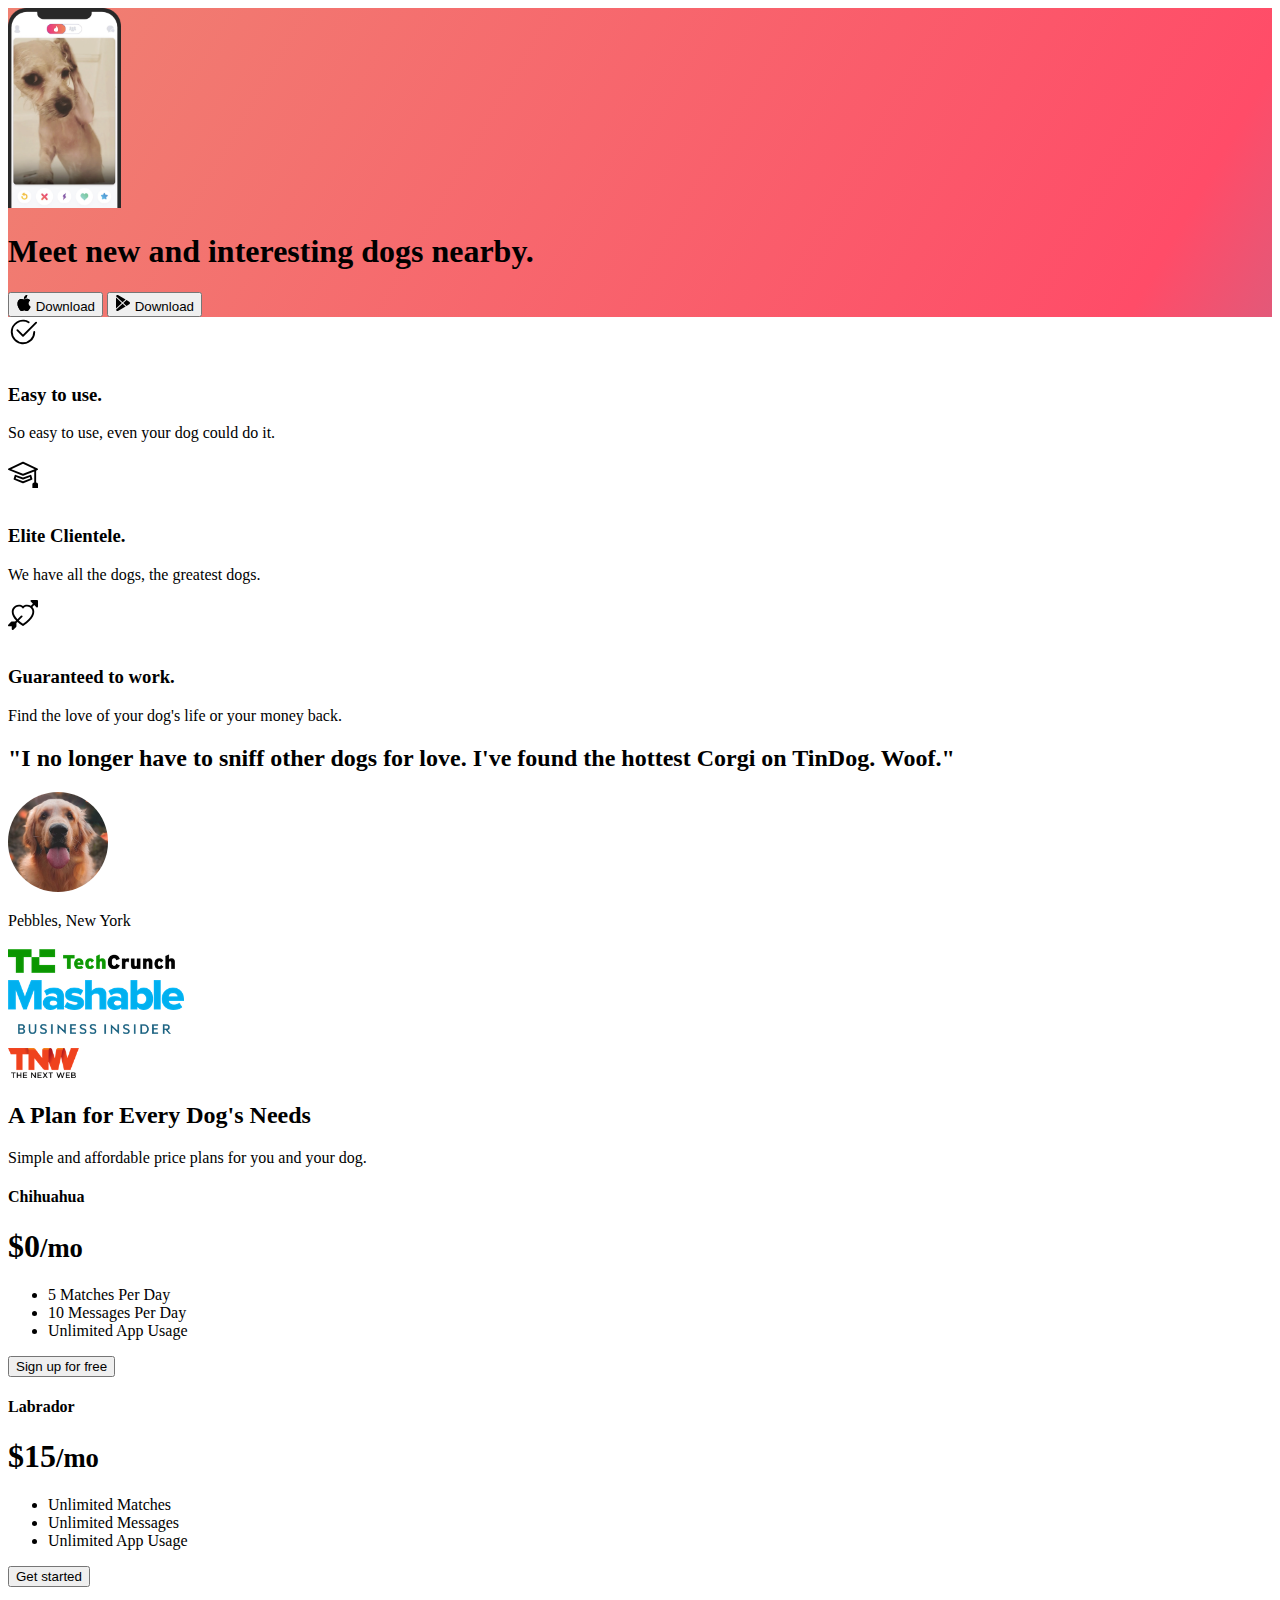
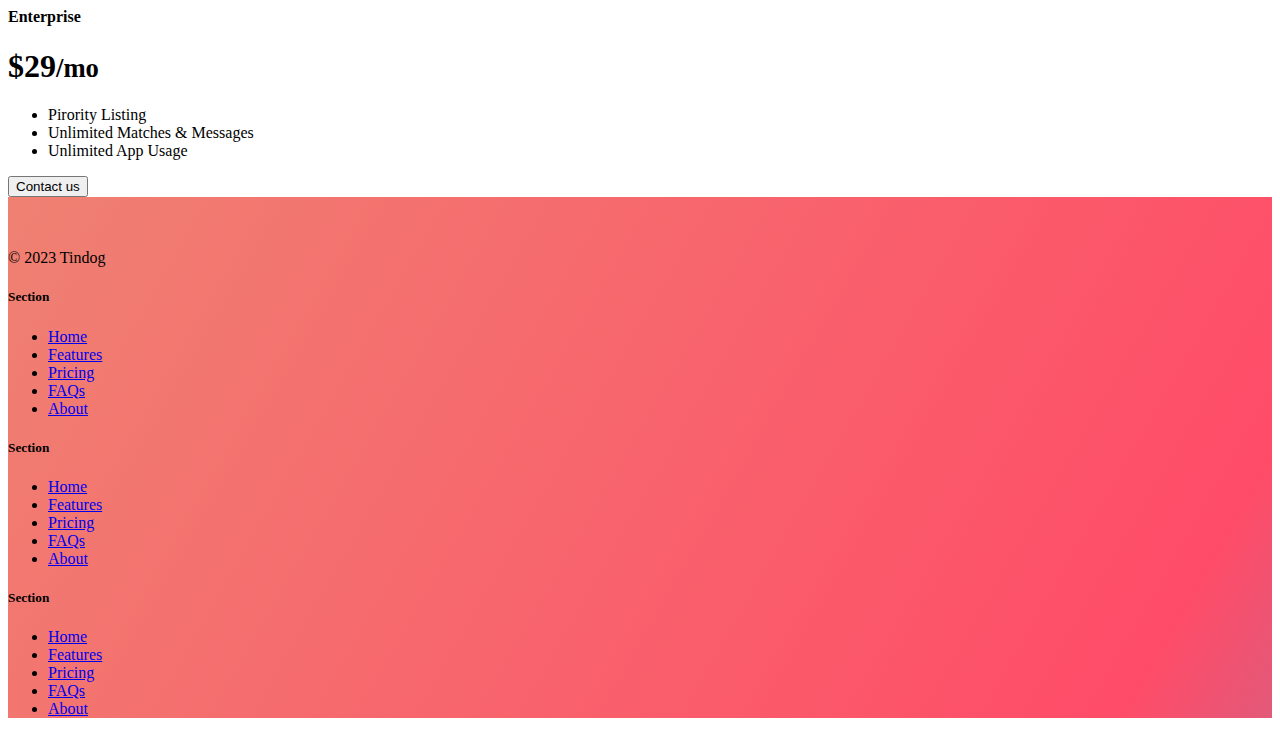
<file: Bootstrap-Tindog-project/index.html>
<!DOCTYPE html>
<html lang="en">

<head>
  <meta charset="UTF-8">
  <meta name="viewport" content="width=device-width, initial-scale=1.0">
  <title>TinDog</title>
  <link href="https://cdn.jsdelivr.net/npm/bootstrap@5.3.2/dist/css/bootstrap.min.css" rel="stylesheet" integrity="sha384-T3c6CoIi6uLrA9TneNEoa7RxnatzjcDSCmG1MXxSR1GAsXEV/Dwwykc2MPK8M2HN" crossorigin="anonymous">
  <link rel="stylesheet" href="./css/style.css">
</head>

<body>

  <!-- Title -->
  <section id="title" class="gradient-background">
    <div class="container col-xxl-8 px-4 pt-5">
      <div class="row flex-lg-row-reverse align-items-center g-5 pt-5">
        <div class="col-10 col-sm-8 col-lg-6">
          <img src="./images/iphone.png" class="d-block mx-lg-auto img-fluid" alt="Bootstrap Themes" height="200" loading="lazy">
        </div>
        <div class="col-lg-6">
          <h1 class="display-5 fw-bold text-body-emphasis lh-1 mb-3">Meet new and interesting dogs nearby.</h1>
          <div class="d-grid gap-2 d-md-flex justify-content-md-start">
            <button type="button" class="btn btn-light btn-lg px-4 me-md-2">
              <svg xmlns="http://www.w3.org/2000/svg" width="16" height="16" fill="currentColor"
                class="bi bi-apple mb-1" viewBox="0 0 16 16">
                  <path
                  d="M11.182.008C11.148-.03 9.923.023 8.857 1.18c-1.066 1.156-.902 2.482-.878 2.516.024.034 1.52.087 2.475-1.258.955-1.345.762-2.391.728-2.43Zm3.314 11.733c-.048-.096-2.325-1.234-2.113-3.422.212-2.189 1.675-2.789 1.698-2.854.023-.065-.597-.79-1.254-1.157a3.692 3.692 0 0 0-1.563-.434c-.108-.003-.483-.095-1.254.116-.508.139-1.653.589-1.968.607-.316.018-1.256-.522-2.267-.665-.647-.125-1.333.131-1.824.328-.49.196-1.422.754-2.074 2.237-.652 1.482-.311 3.83-.067 4.56.244.729.625 1.924 1.273 2.796.576.984 1.34 1.667 1.659 1.899.319.232 1.219.386 1.843.067.502-.308 1.408-.485 1.766-.472.357.013 1.061.154 1.782.539.571.197 1.111.115 1.652-.105.541-.221 1.324-1.059 2.238-2.758.347-.79.505-1.217.473-1.282Z" />
                  <path
                  d="M11.182.008C11.148-.03 9.923.023 8.857 1.18c-1.066 1.156-.902 2.482-.878 2.516.024.034 1.52.087 2.475-1.258.955-1.345.762-2.391.728-2.43Zm3.314 11.733c-.048-.096-2.325-1.234-2.113-3.422.212-2.189 1.675-2.789 1.698-2.854.023-.065-.597-.79-1.254-1.157a3.692 3.692 0 0 0-1.563-.434c-.108-.003-.483-.095-1.254.116-.508.139-1.653.589-1.968.607-.316.018-1.256-.522-2.267-.665-.647-.125-1.333.131-1.824.328-.49.196-1.422.754-2.074 2.237-.652 1.482-.311 3.83-.067 4.56.244.729.625 1.924 1.273 2.796.576.984 1.34 1.667 1.659 1.899.319.232 1.219.386 1.843.067.502-.308 1.408-.485 1.766-.472.357.013 1.061.154 1.782.539.571.197 1.111.115 1.652-.105.541-.221 1.324-1.059 2.238-2.758.347-.79.505-1.217.473-1.282Z" />
              </svg>
              Download
            </button>
            <button type="button" class="btn btn-outline-light btn-lg px-4">
              <svg xmlns="http://www.w3.org/2000/svg" width="16" height="16" fill="currentColor"
                class="bi bi-google-play mb-1" viewBox="0 0 16 16">
                <path
                  d="M14.222 9.374c1.037-.61 1.037-2.137 0-2.748L11.528 5.04 8.32 8l3.207 2.96 2.694-1.586Zm-3.595 2.116L7.583 8.68 1.03 14.73c.201 1.029 1.36 1.61 2.303 1.055l7.294-4.295ZM1 13.396V2.603L6.846 8 1 13.396ZM1.03 1.27l6.553 6.05 3.044-2.81L3.333.215C2.39-.341 1.231.24 1.03 1.27Z" />
              </svg>
              Download
            </button>
          </div>
        </div>
      </div>
    </div>
  </section>

  <!-- Features -->
  <section id="features">
    <div class="container px-4 py-5" id="hanging-icons">
      <!-- <h2 class="pb-2 border-bottom">Hanging icons</h2> -->
      <div class="row g-4 py-5 row-cols-1 row-cols-lg-3">
        <div class="col d-flex align-items-start">
          <div class="icon-square text-body-emphasis bg-body-secondary d-inline-flex align-items-center justify-content-center fs-4 flex-shrink-0 me-3">
            <svg xmlns="http://www.w3.org/2000/svg" height="30" fill="currentColor" class="bi bi-check2-circle"
              viewBox="0 0 16 16">
              <path
                d="M2.5 8a5.5 5.5 0 0 1 8.25-4.764.5.5 0 0 0 .5-.866A6.5 6.5 0 1 0 14.5 8a.5.5 0 0 0-1 0 5.5 5.5 0 1 1-11 0z" />
              <path
                d="M15.354 3.354a.5.5 0 0 0-.708-.708L8 9.293 5.354 6.646a.5.5 0 1 0-.708.708l3 3a.5.5 0 0 0 .708 0l7-7z" />
            </svg>
          </div>
          <div>
            <h3 class="fs-2 text-body-emphasis">Easy to use.</h3>
            <p>So easy to use, even your dog could do it.</p>
          </div>
        </div>
        <div class="col d-flex align-items-start">
          <div class="icon-square text-body-emphasis bg-body-secondary d-inline-flex align-items-center justify-content-center fs-4 flex-shrink-0 me-3">
            <svg xmlns="http://www.w3.org/2000/svg" height="30" fill="currentColor" class="bi bi-mortarboard" viewBox="0 0 16 16">
              <path d="M8.211 2.047a.5.5 0 0 0-.422 0l-7.5 3.5a.5.5 0 0 0 .025.917l7.5 3a.5.5 0 0 0 .372 0L14 7.14V13a1 1 0 0 0-1 1v2h3v-2a1 1 0 0 0-1-1V6.739l.686-.275a.5.5 0 0 0 .025-.917l-7.5-3.5ZM8 8.46 1.758 5.965 8 3.052l6.242 2.913L8 8.46Z"/>
              <path d="M4.176 9.032a.5.5 0 0 0-.656.327l-.5 1.7a.5.5 0 0 0 .294.605l4.5 1.8a.5.5 0 0 0 .372 0l4.5-1.8a.5.5 0 0 0 .294-.605l-.5-1.7a.5.5 0 0 0-.656-.327L8 10.466 4.176 9.032Zm-.068 1.873.22-.748 3.496 1.311a.5.5 0 0 0 .352 0l3.496-1.311.22.748L8 12.46l-3.892-1.556Z"/>
            </svg>
          </div>
          <div>
            <h3 class="fs-2 text-body-emphasis">Elite Clientele.</h3>
            <p>We have all the dogs, the greatest dogs.</p>
          </div>
        </div>
        <div class="col d-flex align-items-start">
          <div class="icon-square text-body-emphasis bg-body-secondary d-inline-flex align-items-center justify-content-center fs-4 flex-shrink-0 me-3">
            <svg xmlns="http://www.w3.org/2000/svg" height="30" fill="currentColor" class="bi bi-arrow-through-heart"
              viewBox="0 0 16 16">
              <path fill-rule="evenodd"
                d="M2.854 15.854A.5.5 0 0 1 2 15.5V14H.5a.5.5 0 0 1-.354-.854l1.5-1.5A.5.5 0 0 1 2 11.5h1.793l.53-.53c-.771-.802-1.328-1.58-1.704-2.32-.798-1.575-.775-2.996-.213-4.092C3.426 2.565 6.18 1.809 8 3.233c1.25-.98 2.944-.928 4.212-.152L13.292 2 12.147.854A.5.5 0 0 1 12.5 0h3a.5.5 0 0 1 .5.5v3a.5.5 0 0 1-.854.354L14 2.707l-1.006 1.006c.236.248.44.531.6.845.562 1.096.585 2.517-.213 4.092-.793 1.563-2.395 3.288-5.105 5.08L8 13.912l-.276-.182a21.86 21.86 0 0 1-2.685-2.062l-.539.54V14a.5.5 0 0 1-.146.354l-1.5 1.5Zm2.893-4.894A20.419 20.419 0 0 0 8 12.71c2.456-1.666 3.827-3.207 4.489-4.512.679-1.34.607-2.42.215-3.185-.817-1.595-3.087-2.054-4.346-.761L8 4.62l-.358-.368c-1.259-1.293-3.53-.834-4.346.761-.392.766-.464 1.845.215 3.185.323.636.815 1.33 1.519 2.065l1.866-1.867a.5.5 0 1 1 .708.708L5.747 10.96Z" />
            </svg>
          </div>
          <div>
            <h3 class="fs-2 text-body-emphasis">Guaranteed to work.</h3>
            <p>Find the love of your dog's life or your money back.</p>
          </div>
        </div>
      </div>
    </div>
  </section>
  
  <!-- Testimonial -->
  <section id="testimonial">
    <div class="my-5">
      <div class="p-5 text-center bg-body-tertiary">
        <div class="container py-5">
          <h2 class="text-body-emphasis">"I no longer have to sniff other dogs for love. I've found the hottest Corgi on
            TinDog. Woof."</h2>
          <img class="profile-img mt-5" src="./images/dog-img.jpg" alt="dog image">
          <p class="col-lg-8 mx-auto lead mt-2">
            Pebbles, New York
          </p>
        </div>

        <div class="container">
          <div class="row">
            <div class="col-lg-3 col-sm-12">
              <img src="./images/techcrunch.png" alt="techcrunch" height="30">
            </div>
            <div class="col-lg-3 col-sm-12">
              <img src="./images/mashable.png" alt="mashable" height="30">
            </div>
            <div class="col-lg-3 col-sm-12">
              <img src="./images/bizinsider.png" alt="bizinsider" height="30">
            </div>
            <div class="col-lg-3 col-sm-12">
              <img src="./images/tnw.png" alt="tnw" height="30">
            </div>
          </div>
        </div>
      </div>
    </div>
  </section>

  <!-- Pricing -->
  <section id="pricing">
    <div class="container">
      <div class="pricing-header p-3 pb-md-4 mx-auto text-center">
        <h2 class="display-4 fw-normal text-body-emphasis">A Plan for Every Dog's Needs</h2>
        <p class="fs-5 text-body-secondary">Simple and affordable price plans for you and your dog.</p>
      </div>
      <div class="row row-cols-1 row-cols-md-3 mb-3 text-center">
        <div class="col">
          <div class="card mb-4 rounded-3 shadow-sm">
            <div class="card-header py-3">
              <h4 class="my-0 fw-normal">Chihuahua</h4>
            </div>
            <div class="card-body">
              <h1 class="card-title pricing-card-title">$0<small class="text-body-secondary fw-light">/mo</small></h1>
              <ul class="list-unstyled mt-3 mb-4">
                <li>5 Matches Per Day</li>
                <li>10 Messages Per Day</li>
                <li>Unlimited App Usage</li>
              </ul>
              <button type="button" class="w-100 btn btn-lg btn-outline-dark">Sign up for free</button>
            </div>
          </div>
        </div>
        <div class="col">
          <div class="card mb-4 rounded-3 shadow-sm">
            <div class="card-header py-3">
              <h4 class="my-0 fw-normal">Labrador</h4>
            </div>
            <div class="card-body">
              <h1 class="card-title pricing-card-title">$15<small class="text-body-secondary fw-light">/mo</small></h1>
              <ul class="list-unstyled mt-3 mb-4">
                <li>Unlimited Matches</li>
                <li>Unlimited Messages</li>
                <li>Unlimited App Usage</li>
              </ul>
              <button type="button" class="w-100 btn btn-lg btn-dark">Get started</button>
            </div>
          </div>
        </div>
        <div class="col">
          <div class="card mb-4 rounded-3 shadow-sm border-dark">
            <div class="card-header py-3 text-bg-dark border-dark">
              <h4 class="my-0 fw-normal">Enterprise</h4>
            </div>
            <div class="card-body">
              <h1 class="card-title pricing-card-title">$29<small class="text-body-secondary fw-light">/mo</small></h1>
              <ul class="list-unstyled mt-3 mb-4">
                <li>Pirority Listing</li>
                <li>Unlimited Matches & Messages</li>
                <li>Unlimited App Usage</li>
              </ul>
              <button type="button" class="w-100 btn btn-lg btn-dark">Contact us</button>
            </div>
          </div>
        </div>
      </div>
    </div>
  </section>

  <!-- Footer -->
  <section id="footer" class="gradient-background">
    <div class="container">
      <footer class="row row-cols-1 row-cols-sm-2 row-cols-md-5 py-5 mt-5">
        <div class="col mb-3">
          <a href="/" class="d-flex align-items-center mb-3 link-body-emphasis text-decoration-none">
            <svg class="bi me-2" width="40" height="32"><use xlink:href="#bootstrap"></use></svg>
          </a>
          <p class="text-body-secondary">© 2023 Tindog</p>
        </div>
    
        <div class="col mb-3">
    
        </div>
    
        <div class="col mb-3">
          <h5>Section</h5>
          <ul class="nav flex-column">
            <li class="nav-item mb-2"><a href="#" class="nav-link p-0 text-body-secondary">Home</a></li>
            <li class="nav-item mb-2"><a href="#" class="nav-link p-0 text-body-secondary">Features</a></li>
            <li class="nav-item mb-2"><a href="#" class="nav-link p-0 text-body-secondary">Pricing</a></li>
            <li class="nav-item mb-2"><a href="#" class="nav-link p-0 text-body-secondary">FAQs</a></li>
            <li class="nav-item mb-2"><a href="#" class="nav-link p-0 text-body-secondary">About</a></li>
          </ul>
        </div>
    
        <div class="col mb-3">
          <h5>Section</h5>
          <ul class="nav flex-column">
            <li class="nav-item mb-2"><a href="#" class="nav-link p-0 text-body-secondary">Home</a></li>
            <li class="nav-item mb-2"><a href="#" class="nav-link p-0 text-body-secondary">Features</a></li>
            <li class="nav-item mb-2"><a href="#" class="nav-link p-0 text-body-secondary">Pricing</a></li>
            <li class="nav-item mb-2"><a href="#" class="nav-link p-0 text-body-secondary">FAQs</a></li>
            <li class="nav-item mb-2"><a href="#" class="nav-link p-0 text-body-secondary">About</a></li>
          </ul>
        </div>
    
        <div class="col mb-3">
          <h5>Section</h5>
          <ul class="nav flex-column">
            <li class="nav-item mb-2"><a href="#" class="nav-link p-0 text-body-secondary">Home</a></li>
            <li class="nav-item mb-2"><a href="#" class="nav-link p-0 text-body-secondary">Features</a></li>
            <li class="nav-item mb-2"><a href="#" class="nav-link p-0 text-body-secondary">Pricing</a></li>
            <li class="nav-item mb-2"><a href="#" class="nav-link p-0 text-body-secondary">FAQs</a></li>
            <li class="nav-item mb-2"><a href="#" class="nav-link p-0 text-body-secondary">About</a></li>
          </ul>
        </div>
      </footer>
    </div>
  </section>

  <script src="https://cdn.jsdelivr.net/npm/bootstrap@5.3.2/dist/js/bootstrap.bundle.min.js" integrity="sha384-C6RzsynM9kWDrMNeT87bh95OGNyZPhcTNXj1NW7RuBCsyN/o0jlpcV8Qyq46cDfL" crossorigin="anonymous"></script>
</body>

</html>
</file>
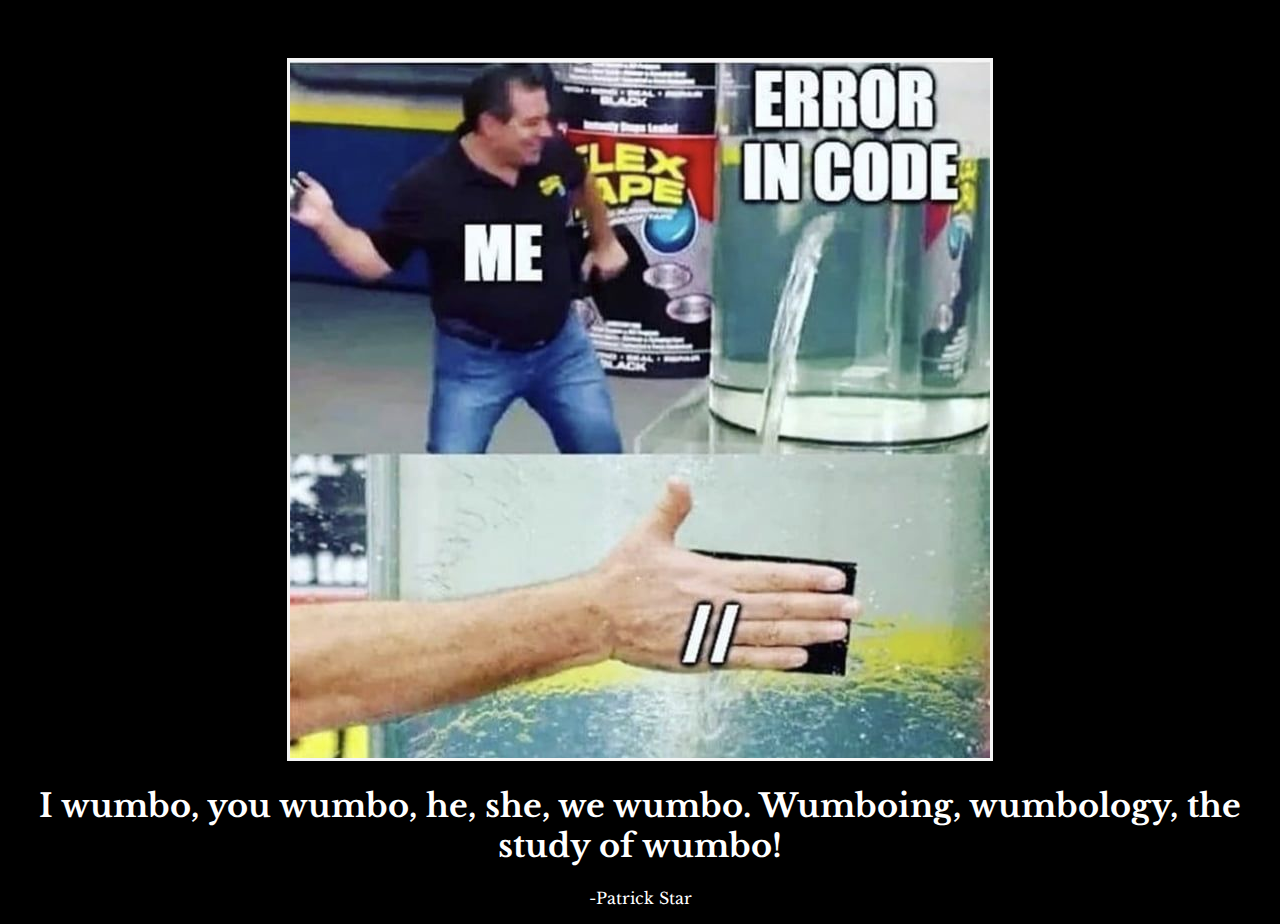
<file: CSS-Motivation/index.html>
<!-- 
  TODO: Create a motivational post website.
Style it how ever you like. 
Look at the goal image for inspiration.
But it must have the following features:
1. The main h1 text should be using the Regular Libre Baskerville Font from Google Fonts:
  https://fonts.google.com/specimen/Libre+Baskerville
2. The text should be white and background black.
3. Add your own image into the images folder inside assets. It should have a 5px white border.
4. The text should be center aligned.
5. Create a div to contain the h1, p and img elements. Adjust the margins so that the image and text are centered on the page. 
  Hint: You horizontally center a div by giving it a width of 50% and a margin-left of 25%.
  Hint: Set the image to have a width of 100% so it fills the div. 
6. Read about the text-transform property on MDN docs to make the h1 uppercase with CSS.
  https://developer.mozilla.org/en-US/docs/Web/CSS/text-transform 
-->
<!DOCTYPE html>
<html lang="en">
<head>
  <title>Title not yet!</title>
  <link rel="stylesheet" href="style.css">
  <link rel="preconnect" href="https://fonts.googleapis.com">
  <link rel="preconnect" href="https://fonts.gstatic.com" crossorigin>
  <link href="https://fonts.googleapis.com/css2?family=Libre+Baskerville&family=Poppins:wght@100&display=swap" rel="stylesheet">
</head>

<body>
  <img src="./assets/images/Much true - Funny.jpeg" alt="">
  <h1>I wumbo, you wumbo, he, she, we wumbo. Wumboing, wumbology, the study of wumbo!</h1>
  <p>-Patrick Star</p>
</body>
</html>
</file>
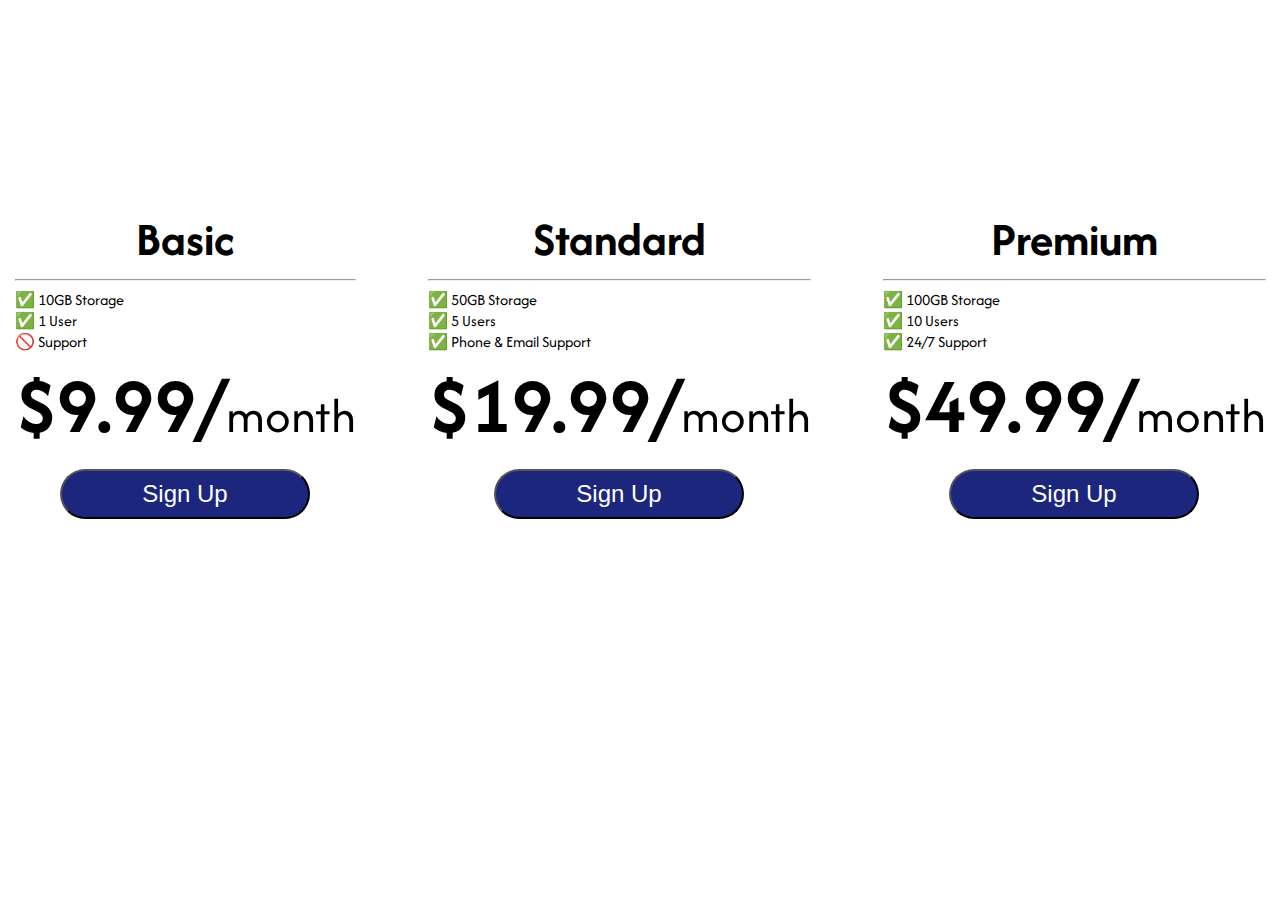
<file: Flex-box-pricing-table/index.html>
<!DOCTYPE html>
<html>

<head>
  <title>Flexbox Pricing Table</title>
  <link rel="stylesheet" href="style.css">
  <link rel="preconnect" href="https://fonts.googleapis.com">
  <link rel="preconnect" href="https://fonts.gstatic.com" crossorigin>
  <link href="https://fonts.googleapis.com/css2?family=Afacad:wght@500&family=Libre+Baskerville&family=Poppins:wght@100&display=swap" rel="stylesheet">
</head>

<body>

  <div class="pricing-container">
    <div class="pricing-plan">
      <div class="plan-title">Basic</div><hr>
      <ul class="plan-features">
        <li>✅ 10GB Storage</li>
        <li>✅ 1 User</li>
        <li>🚫 Support</li>
      </ul>
      <div class="plan-price">$9.99/<div class="month">month</div></div>
      <button class="plan-button">Sign Up</a>
    </div>
    <div class="pricing-plan">
      <div class="plan-title">Standard</div><hr>
      <ul class="plan-features">
        <li>✅ 50GB Storage</li>
        <li>✅ 5 Users</li>
        <li>✅ Phone &amp; Email Support</li>
      </ul>
      <div class="plan-price">$19.99/<div class="month">month</div></div>
      <button class="plan-button">Sign Up</a>
    </div>
    <div class="pricing-plan">
      <div class="plan-title">Premium</div><hr>
      <ul class="plan-features">
        <li>✅ 100GB Storage</li>
        <li>✅ 10 Users</li>
        <li>✅ 24/7 Support</li>
      </ul>
      <div class="plan-price">$49.99/<div class="month">month</div></div>
      <button class="plan-button">Sign Up</a>
    </div>
  </div>

</body>

</html>
</file>
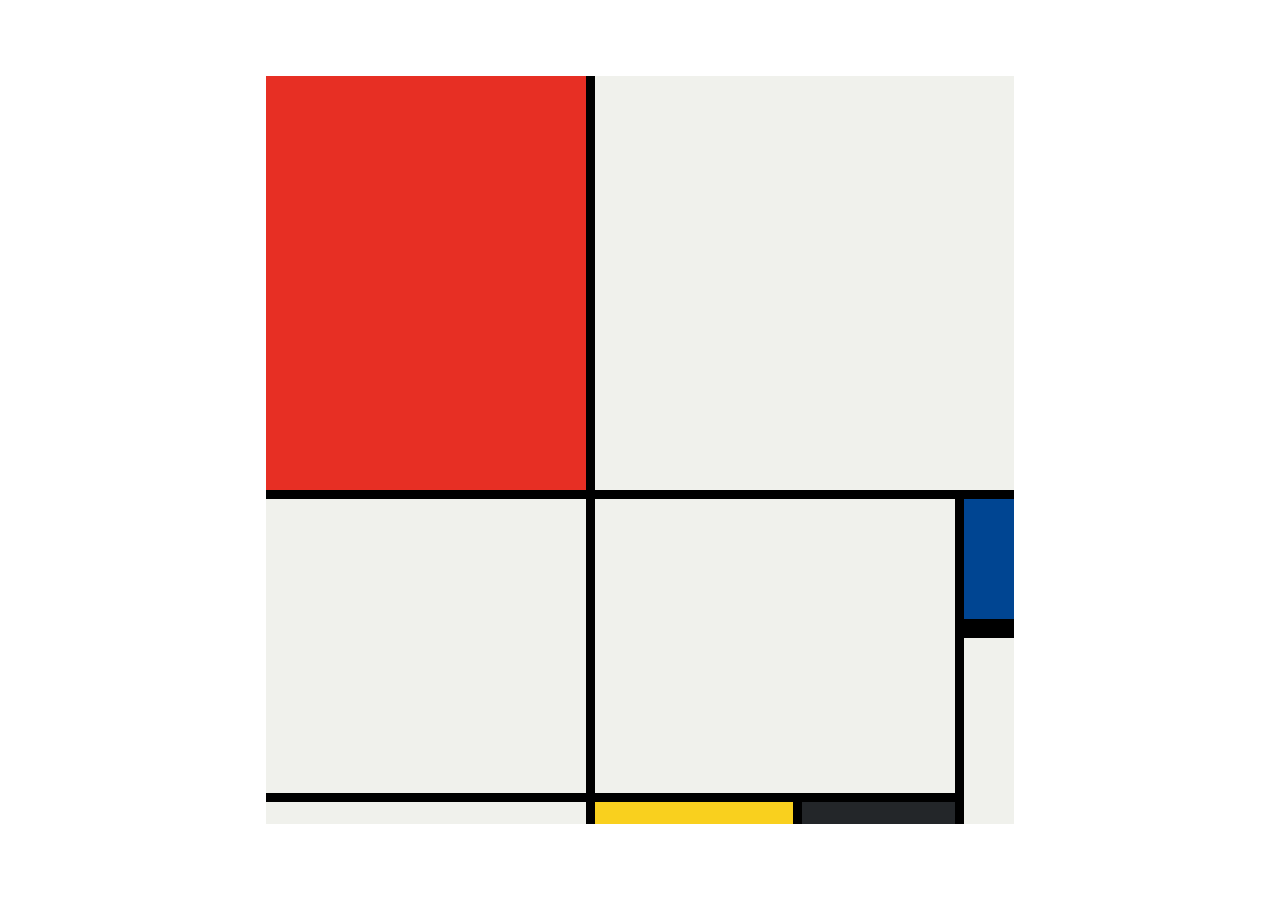
<file: Grid-Mondrian-project/index.html>
<!DOCTYPE html>
<html lang="en">

<head>
  <meta charset="UTF-8">
  <meta name="viewport" content="width=device-width, initial-scale=1.0">
  <title>Mondrian Project</title>
  <style>
    /* 
    Write your CSS here 
    Gap Colour: #000
    White: #F0F1EC
    Red: #E72F24
    Black: #232629
    Blue: #004592
    Yellow: #F9D01E

    For dimensions, see dimensions.png image.
    HINT: Remember you can't change the properties of grid lines.
    But grid lines are transparent!
    */

    body {
      display: flex;
      justify-content: center;
      align-items: center;
      height: 100vh;
      margin: 0;
      padding: 0;
    }

    .container {
      height: 748px;
      width: 748px;
      display: grid;
      background-color: #000;
      grid-template-columns: 320px 198px 153px 50px;
      grid-template-rows: 414px 130px 155px 22px;
      gap: 9px;
    }

    .item {
      background-color: #F0F1EC;
    }

    .merah {
      background-color: #E72F24;
    }
    
    .putih1 {
      grid-column: span 3;
    }

    .putih2 {
      grid-row: span 2;
    }

    .putih3 {
      grid-area: 2 / 2 / 4 /4
    }

    .biru {
      background-color: #004592;
      border-bottom: solid black 10px;
    }

    .putih4 {
      grid-row: span 2;
    }

    .hijau {
      background-color: #F0F1EC; 
    }

    .kuning {
      background-color: #F9D01E;
    }

    .hitam {
      background-color: #232629;
    }

    
    
  </style>
</head>

<body>
  <!-- Write your HTML here -->
</body>
  <div class="container">
    <div class="item merah"></div>
    <div class="item putih1"></div>
    <div class="item putih2"></div>
    <div class="item putih3"></div>
    <div class="item biru"></div>
    <div class="item putih4"></div>
    <div class="item hijau"></div>
    <div class="item kuning"></div>
    <div class="item hitam"></div>
  </div>
</html>
</file>
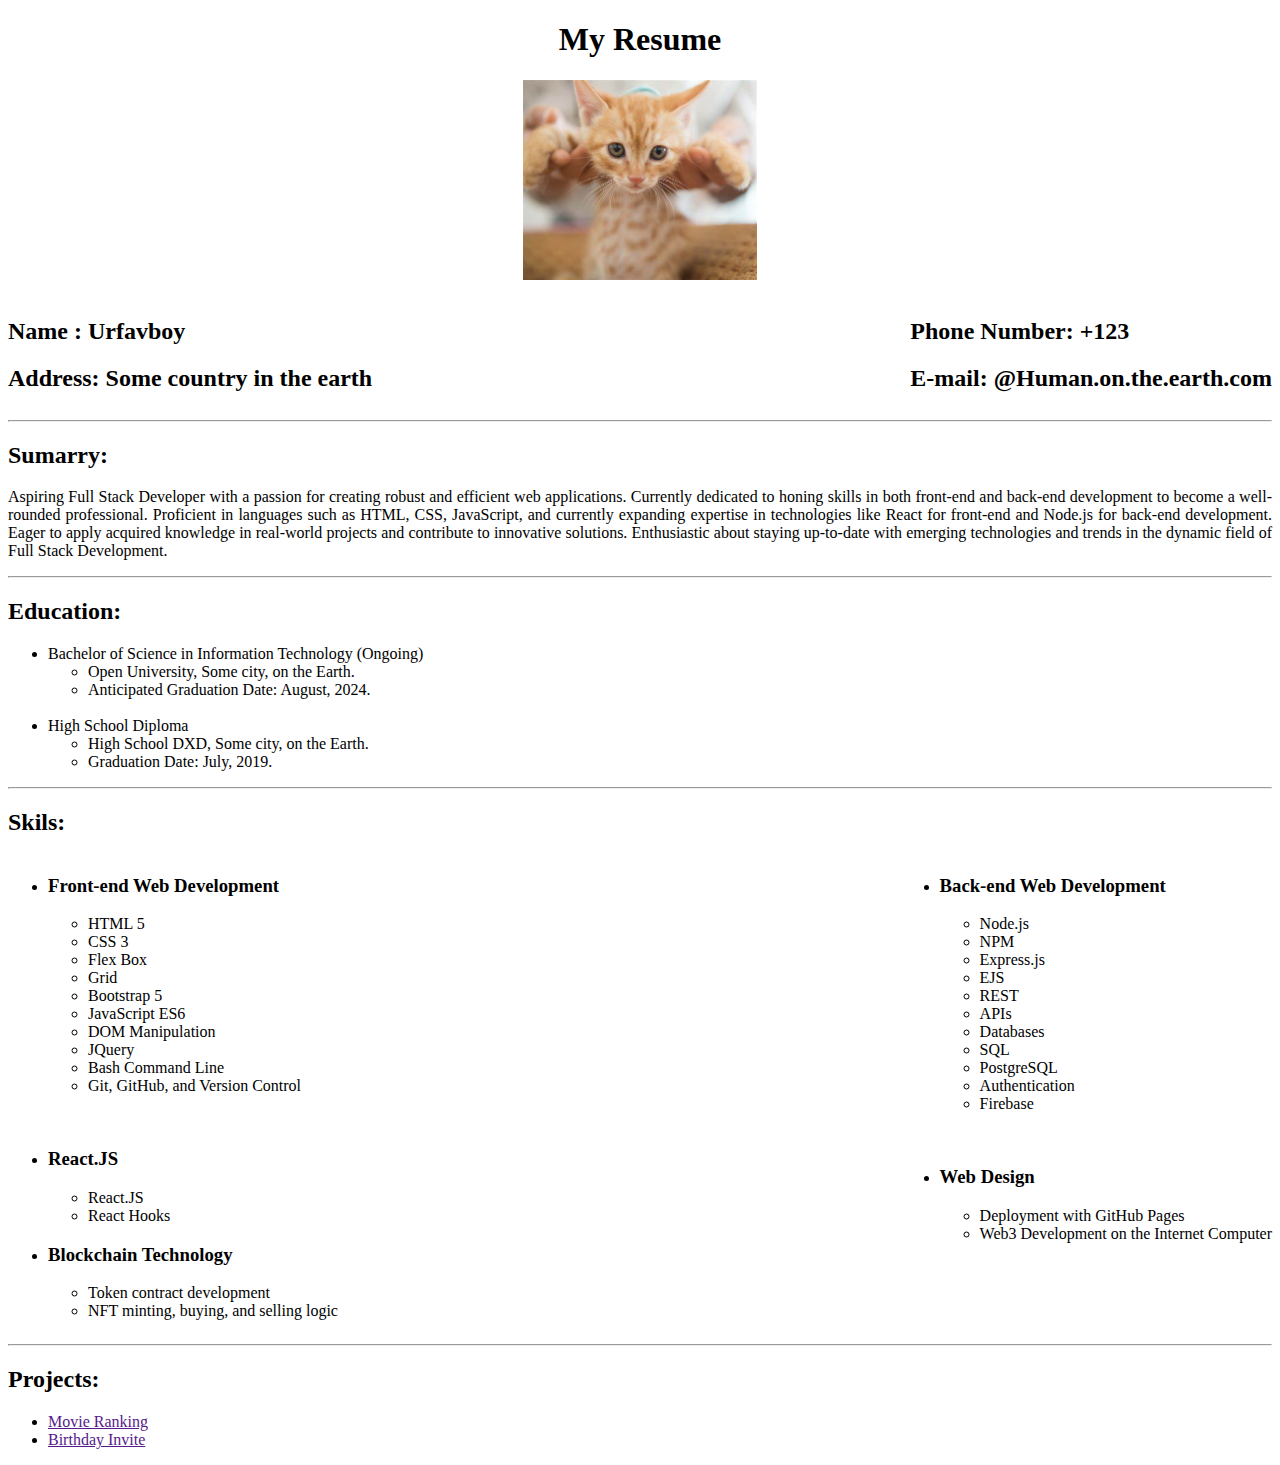
<file: Html-resume/index.html>
<!DOCTYPE html>
<html lang="en">
<head>
    <meta charset="UTF-8">
    <meta name="viewport" content="width=device-width, initial-scale=1.0">
    <title>My Resume</title>
</head>
<body>
    <h1 style="text-align: center;">My Resume</h1>
    <img src="./Assets/Images/cat.png" alt="Foto saya" style="height: 200px; display: block; margin: 0 auto;">
    <br>
        </div><div style="float: left;">
            <h2>Name : Urfavboy</h2>
            <h2>Address: Some country in the earth</h2>
        </div>
        <div style="float: right;">
            <h2>Phone Number: +123</h2>
            <h2>E-mail: @Human.on.the.earth.com</h2>
        </div>
    <div style="clear: both;"></div>
    <hr>
    <h2>Sumarry:</h2>
    
        <p style="text-align: justify;">Aspiring Full Stack Developer with a passion for creating robust and efficient web applications. Currently dedicated to honing skills in both front-end and back-end development to become a well-rounded professional. Proficient in languages such as HTML, CSS, JavaScript, and currently expanding expertise in technologies like React for front-end and Node.js for back-end development. Eager to apply acquired knowledge in real-world projects and contribute to innovative solutions. Enthusiastic about staying up-to-date with emerging technologies and trends in the dynamic field of Full Stack Development.</p>
    
    <hr>
    <h2>Education:</h2>
        <ul style="text-align: justify;">
            <li>Bachelor of Science in Information Technology (Ongoing)
                <ul>
                    <li>Open University, Some city, on the Earth.</li>
                    <li>Anticipated Graduation Date: August, 2024.</li>
                </ul>
            </li>
            <br>
            <li>High School Diploma
                <ul>
                    <li>High School DXD, Some city, on the Earth.</li>
                    <li>Graduation Date: July, 2019.</li>
                </ul>
            </li>
        </ul>
    <hr>
    <h2>Skils:</h2>
    <div style="float: left;">
        <ul>
            <li><h3>Front-end Web Development</h3></li>
            <ul>
                <li>HTML 5</li>
                <li>CSS 3</li>
                <li>Flex Box</li>
                <li>Grid</li>
                <li>Bootstrap 5</li>
                <li>JavaScript ES6</li>
                <li>DOM Manipulation</li>
                <li>JQuery</li>
                <li>Bash Command Line</li>
                <li>Git, GitHub, and Version Control</li>
            </ul>
        </ul>
        <br>
        <ul>
            <li><h3>React.JS</h3></li>
            <ul>
                <li>React.JS</li>
                <li>React Hooks</li>
            </ul>
        </ul>
        <ul>
            <li><h3>Blockchain Technology</h3></li>
            <ul>
                <li>Token contract development</li>
                <li>NFT minting, buying, and selling logic</li>
            </ul>
        </ul>
    </div>
    <div style="float: right;">
        <ul>
            <li><h3>Back-end Web Development</h3></li>
            <ul>
                <li>Node.js</li>
                <li>NPM</li>
                <li>Express.js</li>
                <li>EJS</li>
                <li>REST</li>
                <li>APIs</li>
                <li>Databases</li>
                <li>SQL</li>
                <li>PostgreSQL</li>
                <li>Authentication</li>
                <li>Firebase</li>
            </ul>
        </ul>
        <br>
        <ul>
            <li><h3>Web Design</h3></li>
            <ul>
                <li>Deployment with GitHub Pages</li>
                <li>Web3 Development on the Internet Computer</li>
            </ul>
        </ul>
    </div>
    <div style="clear: both;"></div>
    <hr>
    <h2>Projects:</h2>
    <ul>
        <li><a href="">Movie Ranking</a></li>
        <li><a href="">Birthday Invite</a></li>
    </ul>
</body>
</html>
</file>
<file: Bootstrap-Tindog-project/css/style.css>
.gradient-background {
  background: linear-gradient(300deg, #00bfff, #ff4c68, #ef8172);
  background-size: 180% 180%;
  animation: gradient-animation 18s ease infinite;
}

@keyframes gradient-animation {
  0% {
    background-position: 0% 50%;
  }
  50% {
    background-position: 100% 50%;
  }
  100% {
    background-position: 0% 50%;
  }
}

.icon-square {
  width: 3rem;
  height: 3rem;
  border-radius: 0.75rem;
}

.profile-img {
  height: 100px;
  border-radius: 50%;
}
</file>
<file: CSS-Motivation/style.css>
html {
    text-align: center;
    background-color: black;
    font-family: "libre baskerville", serif;
}

img {
    margin-top: 50px;
    border: 3px solid whitesmoke;
}

h1 {
    text-align: center;
    color: white;
}

p {
    color: white;
}
</file>
<file: Flex-box-pricing-table/style.css>
body {
    font-family: 'Afacad', sans-serif;
    height: 100vh;
}

.pricing-container {
    display: flex;
    justify-content: center;
    align-items: center;
    height: 80vh;
    gap: 2rem;
    margin: 0;
}

.pricing-plan {
    flex: 1;
    background-color: white;
    color: black;
    max-width: 400px;
    padding: 20px;
    border-radius: 10px;
    text-align: center;
}

.plan-title {
    font-size: 3rem;
    font-weight: bold;
    align-items: center;
}

.plan-price {
    font-size: 5rem;
    font-weight: bolder;
    align-items: center;
    margin-bottom: 10px;
}

.plan-features {
    list-style: none;
      padding: 0;
      margin: 0;
}

.plan-button:active {
    background: local;
}

.plan-button {
    width: 250px;
    height: 50px;
    justify-content: end;
    margin-bottom: 10px;
    font-size: 1.5rem;
    border-radius: 30px;
    background-color: #1D267D;
    color: white;
}

.month {
    display: inline;
    font-size: 50px;
    font-weight: normal;
}

ul {
    list-style: none;
}

li {
    display: flex;
    align-items: center;
}


  /* Hint: What can you do with a media query and flexbox? */
  @media (max-width: 1250px) {
    .pricing-container {
        flex-direction: column;
        height: 100%;
      }
}
</file>
